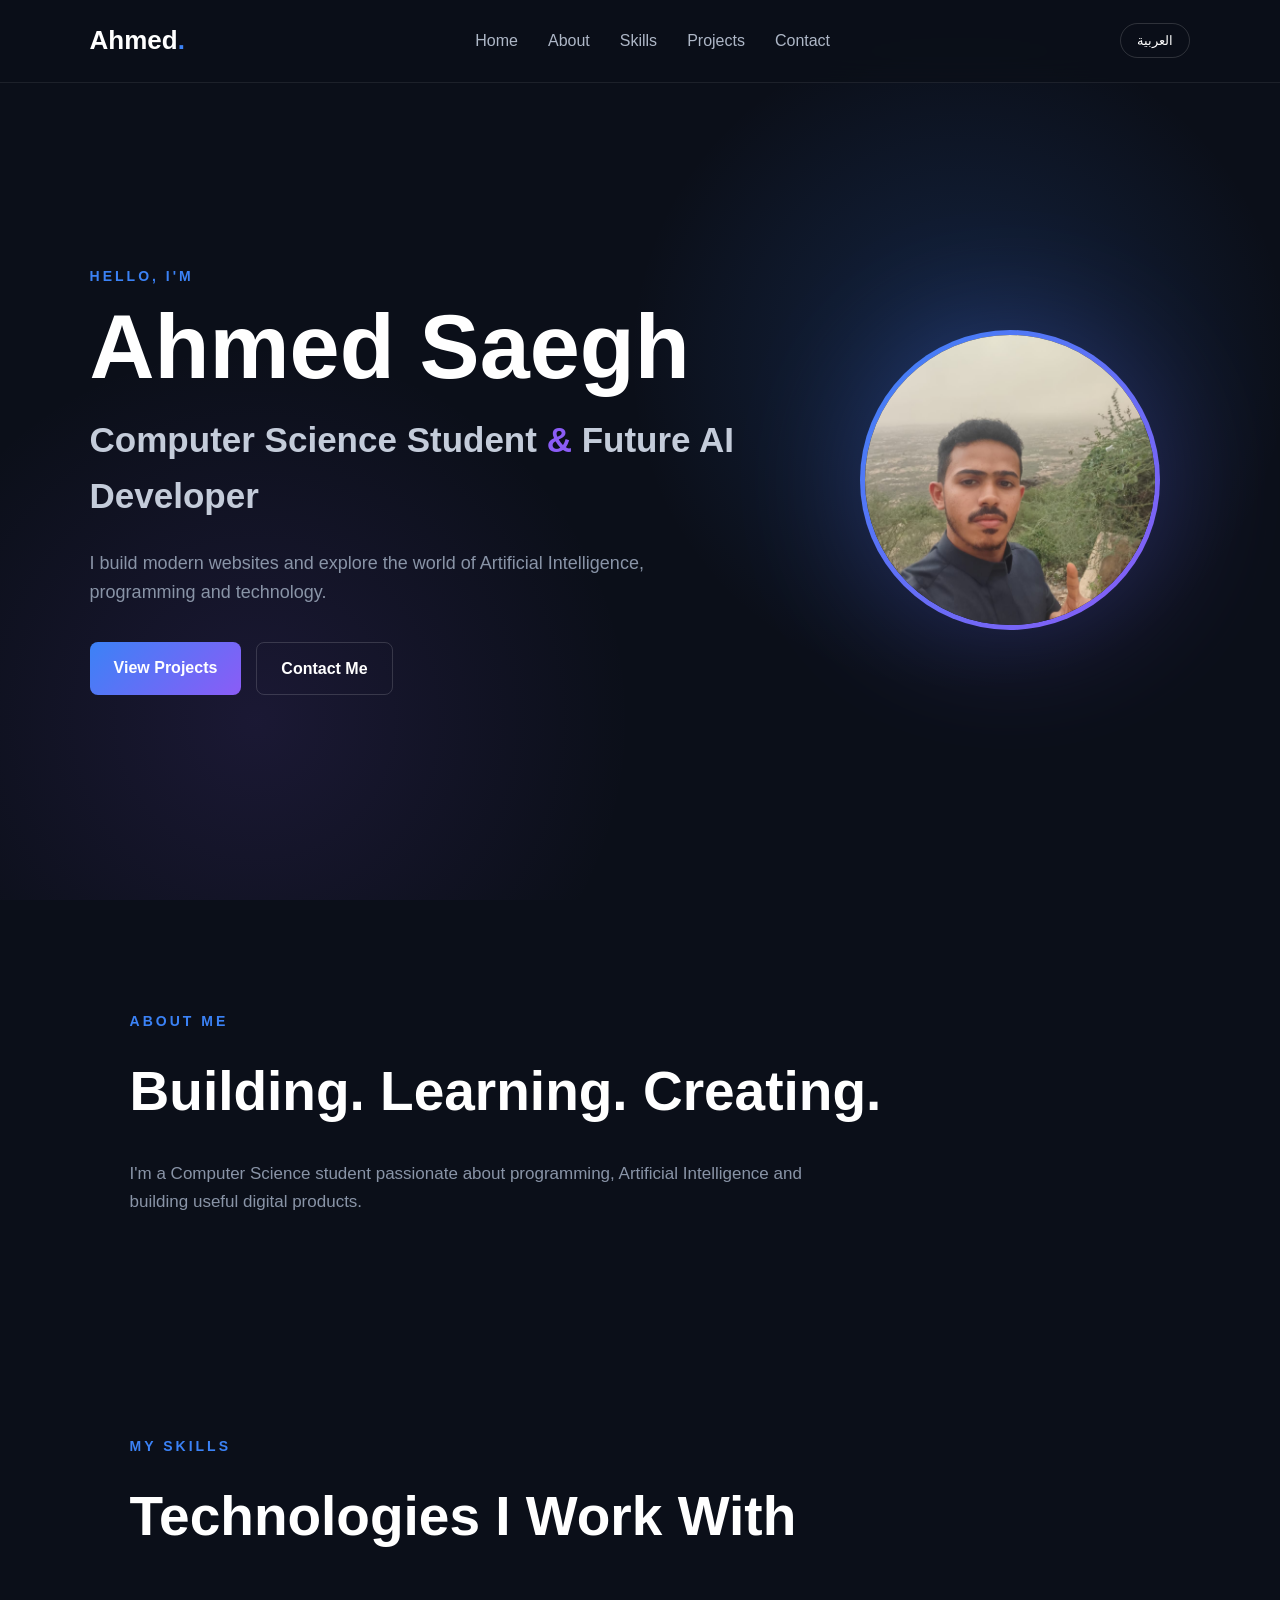
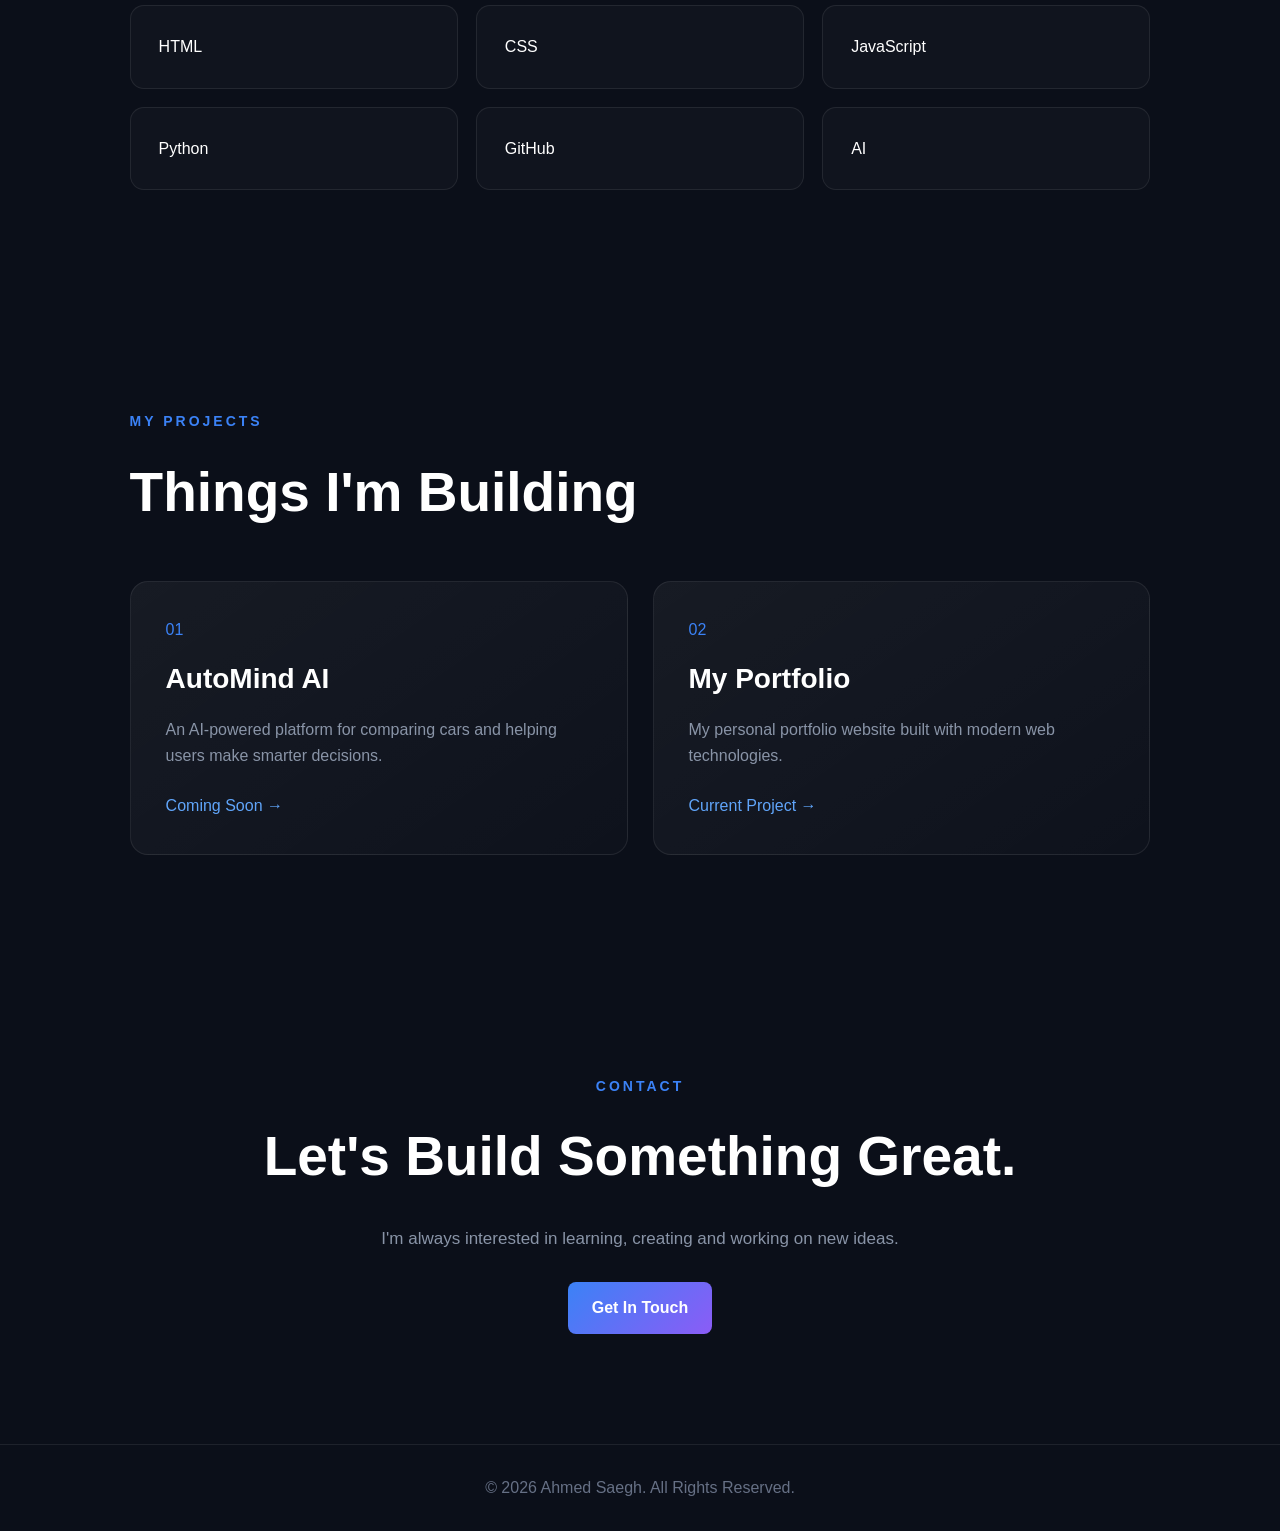
<file: index.html>
<!DOCTYPE html>

<html lang="en" dir="ltr">

<head>

<meta charset="UTF-8">

<meta name="viewport" content="width=device-width, initial-scale=1.0">

<title>Ahmed Saegh | Portfolio</title>

<link rel="stylesheet" href="style.css">

</head>

<body>

<!-- Navigation -->

<nav class="navbar">

<a href="#" class="logo">Ahmed<span>.</span></a>

<div class="nav-links">

<a href="#home">Home</a>

<a href="#about">About</a>

<a href="#skills">Skills</a>

<a href="#projects">Projects</a>

<a href="#contact">Contact</a>

</div>

<button id="languageBtn">العربية</button>

</nav>


<!-- Hero Section -->

<section id="home" class="hero">

<div class="hero-content">

<p class="welcome">HELLO, I'M</p>

<h1>Ahmed Saegh</h1>

<h2>

Computer Science Student

<span>&</span>

Future AI Developer

</h2>

<p class="hero-description">

I build modern websites and explore the world

of Artificial Intelligence, programming and technology.

</p>

<div class="hero-buttons">

<a href="#projects" class="btn primary">

View Projects

</a>

<a href="#contact" class="btn secondary">

Contact Me

</a>

</div>

</div>


<!-- Large Profile Image -->

<div class="hero-image">

<div class="image-glow"></div>

<div class="profile-frame">

<div class="profile-placeholder">

<img
src="profile.jpg"
alt="Ahmed Saegh"
style="width:100%; height:100%; max-width:100%; max-height:100%; object-fit:cover; border-radius:50%; display:block;"
>

</div>

</div>

</div>

</section>


<!-- About -->

<section id="about" class="section">

<p class="section-label">ABOUT ME</p>

<h2>Building. Learning. Creating.</h2>

<p>

I'm a Computer Science student passionate about

programming, Artificial Intelligence and building

useful digital products.

</p>

</section>


<!-- Skills -->

<section id="skills" class="section">

<p class="section-label">MY SKILLS</p>

<h2>Technologies I Work With</h2>

<div class="skills-grid">

<div class="skill-card">HTML</div>

<div class="skill-card">CSS</div>

<div class="skill-card">JavaScript</div>

<div class="skill-card">Python</div>

<div class="skill-card">GitHub</div>

<div class="skill-card">AI</div>

</div>

</section>


<!-- Projects -->

<section id="projects" class="section">

<p class="section-label">MY PROJECTS</p>

<h2>Things I'm Building</h2>

<div class="projects-grid">

<article class="project-card">

<span>01</span>

<h3>AutoMind AI</h3>

<p>

An AI-powered platform for comparing

cars and helping users make smarter decisions.

</p>

<a href="#">Coming Soon →</a>

</article>


<article class="project-card">

<span>02</span>

<h3>My Portfolio</h3>

<p>

My personal portfolio website built

with modern web technologies.

</p>

<a href="#">Current Project →</a>

</article>

</div>

</section>


<!-- Contact -->

<section id="contact" class="section contact">

<p class="section-label">CONTACT</p>

<h2>Let's Build Something Great.</h2>

<p>

I'm always interested in learning,

creating and working on new ideas.

</p>

<a href="mailto:your@email.com" class="btn primary">

Get In Touch

</a>

</section>


<!-- Footer -->

<footer>

<p>

© 2026 Ahmed Saegh. All Rights Reserved.

</p>

</footer>


<script src="script.js"></script>

</body>

</html>
</file>
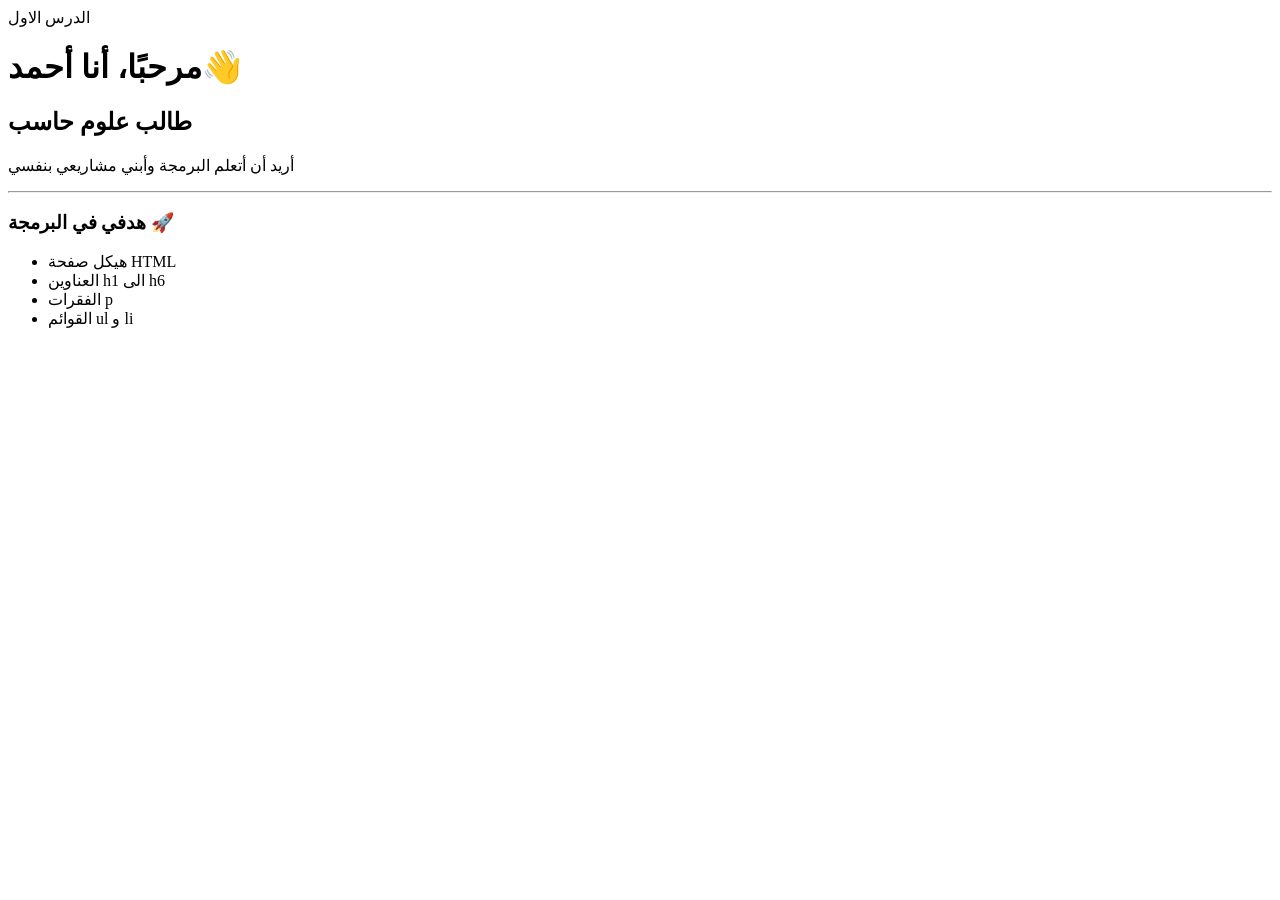
<file: lesson.html>
<!DOCTYPE html> 
<html lang="ar">


<head>
    <meta charset="UTF-8"
    <title> الدرس الاول </title>
</head>

<body>


    <h1>مرحبًا، أنا أحمد👋</h1>
    <h2>طالب علوم حاسب</h2>
    <p>
        أريد أن أتعلم البرمجة وأبني مشاريعي بنفسي
    </p>

    <hr>
    <h3>هدفي في البرمجة 🚀</h3>
    
    <ul>
        <li>هيكل صفحة HTML</li>
        <li>العناوين h1 الى h6</li>
        <li>الفقرات p</li>
        <li>القوائم ul و li</li>
    </ul>

</body>
</html>
</file>
<file: style.css>
/* =========================
   Portfolio 2.0
   Ahmed Saegh
========================= */

* {
    margin: 0;
    padding: 0;
    box-sizing: border-box;
}

html {
    scroll-behavior: smooth;
}

body {
    font-family: Arial, sans-serif;
    background: #0b0f19;
    color: #ffffff;
    line-height: 1.6;
}

a {
    color: inherit;
    text-decoration: none;
}

/* =========================
   Navbar
========================= */

.navbar {
    position: fixed;
    top: 0;
    left: 0;
    width: 100%;
    padding: 20px 7%;
    display: flex;
    align-items: center;
    justify-content: space-between;
    background: rgba(11, 15, 25, 0.75);
    backdrop-filter: blur(15px);
    border-bottom: 1px solid rgba(255, 255, 255, 0.08);
    z-index: 1000;
}

.logo {
    font-size: 26px;
    font-weight: bold;
}

.logo span {
    color: #3b82f6;
}

.nav-links {
    display: flex;
    gap: 30px;
}

.nav-links a {
    color: #aeb7c7;
    transition: 0.3s;
}

.nav-links a:hover {
    color: #ffffff;
}

#languageBtn {
    padding: 9px 16px;
    border: 1px solid rgba(255, 255, 255, 0.15);
    border-radius: 20px;
    background: transparent;
    color: white;
    cursor: pointer;
}

/* =========================
   Hero
========================= */

.hero {
    min-height: 100vh;
    padding: 140px 7% 80px;
    display: flex;
    align-items: center;
    justify-content: space-between;
    gap: 60px;
    background:
        radial-gradient(
            circle at 75% 40%,
            rgba(59, 130, 246, 0.18),
            transparent 30%
        ),
        radial-gradient(
            circle at 20% 80%,
            rgba(139, 92, 246, 0.12),
            transparent 30%
        );
}

.hero-content {
    max-width: 650px;
}

.welcome,
.section-label {
    color: #3b82f6;
    font-size: 14px;
    font-weight: bold;
    letter-spacing: 3px;
    margin-bottom: 15px;
}

.hero h1 {
    font-size: clamp(50px, 8vw, 90px);
    line-height: 1;
    margin-bottom: 20px;
}

.hero h2 {
    font-size: clamp(22px, 3vw, 35px);
    color: #c4ccda;
    margin-bottom: 25px;
}

.hero h2 span {
    color: #8b5cf6;
}

.hero-description {
    color: #8994a7;
    font-size: 18px;
    max-width: 570px;
    margin-bottom: 35px;
}

.hero-buttons {
    display: flex;
    gap: 15px;
    flex-wrap: wrap;
}

.btn {
    display: inline-block;
    padding: 13px 24px;
    border-radius: 8px;
    font-weight: bold;
    transition: 0.3s;
}

.primary {
    background: linear-gradient(135deg, #3b82f6, #8b5cf6);
}

.primary:hover {
    transform: translateY(-3px);
    box-shadow: 0 10px 30px rgba(59, 130, 246, 0.25);
}

.secondary {
    border: 1px solid rgba(255, 255, 255, 0.15);
    color: #ffffff;
}

.secondary:hover {
    background: rgba(255, 255, 255, 0.07);
}

/* =========================
   Profile Image - Small
========================= */

.profile-photo {
    display: flex;
    justify-content: center;
    align-items: center;
    margin-bottom: 25px;
}

.profile-photo img {
    width: 180px;
    height: 180px;
    object-fit: cover;
    border-radius: 50%;
    border: 4px solid #00d9ff;
    box-shadow: 0 0 25px rgba(0, 217, 255, 0.35);
    transition: transform 0.3s ease, box-shadow 0.3s ease;
}

.profile-photo img:hover {
    transform: scale(1.05);
    box-shadow: 0 0 35px rgba(0, 217, 255, 0.55);
}

/* =========================
   Large Profile Placeholder
========================= */

.hero-image {
    position: relative;
    width: 360px;
    height: 360px;
    display: flex;
    align-items: center;
    justify-content: center;
}

.image-glow {
    position: absolute;
    width: 280px;
    height: 280px;
    border-radius: 50%;
    background: linear-gradient(135deg, #3b82f6, #8b5cf6);
    filter: blur(70px);
    opacity: 0.35;
}

.profile-frame {
    position: relative;
    width: 300px;
    height: 300px;
    padding: 5px;
    border-radius: 50%;
    background: linear-gradient(135deg, #3b82f6, #8b5cf6);
}

.profile-placeholder {
    width: 100%;
    height: 100%;
    border-radius: 50%;
    background: #111827;
    display: flex;
    align-items: center;
    justify-content: center;
    color: #6b7280;
    font-size: 14px;
}

/* =========================
   Sections
========================= */

.section {
    padding: 110px 7%;
    max-width: 1200px;
    margin: auto;
}

.section h2 {
    font-size: clamp(32px, 5vw, 55px);
    margin-bottom: 25px;
}

.section > p:not(.section-label) {
    color: #8994a7;
    max-width: 700px;
    font-size: 17px;
}

/* =========================
   Skills
========================= */

.skills-grid {
    margin-top: 45px;
    display: grid;
    grid-template-columns: repeat(3, 1fr);
    gap: 18px;
}

.skill-card {
    padding: 28px;
    border: 1px solid rgba(255, 255, 255, 0.08);
    border-radius: 14px;
    background: rgba(255, 255, 255, 0.025);
    transition: 0.3s;
}

.skill-card:hover {
    transform: translateY(-5px);
    border-color: rgba(59, 130, 246, 0.5);
}

/* =========================
   Projects
========================= */

.projects-grid {
    margin-top: 45px;
    display: grid;
    grid-template-columns: repeat(2, 1fr);
    gap: 25px;
}

.project-card {
    padding: 35px;
    border: 1px solid rgba(255, 255, 255, 0.08);
    border-radius: 18px;
    background: linear-gradient(
        145deg,
        rgba(255, 255, 255, 0.05),
        rgba(255, 255, 255, 0.015)
    );
    transition: 0.3s;
}

.project-card:hover {
    transform: translateY(-7px);
    border-color: rgba(139, 92, 246, 0.5);
}

.project-card span {
    color: #3b82f6;
}

.project-card h3 {
    font-size: 28px;
    margin: 15px 0;
}

.project-card p {
    color: #8994a7;
    margin-bottom: 25px;
}

.project-card a {
    color: #60a5fa;
}

/* =========================
   Contact
========================= */

.contact {
    text-align: center;
}

.contact > p:not(.section-label) {
    margin: 0 auto 30px;
}

/* =========================
   Footer
========================= */

footer {
    padding: 30px;
    text-align: center;
    color: #667085;
    border-top: 1px solid rgba(255, 255, 255, 0.08);
}

/* =========================
   Mobile
========================= */

@media (max-width: 800px) {

    .navbar {
        padding: 18px 5%;
    }

    .nav-links {
        display: none;
    }

    .hero {
        padding: 130px 5% 70px;
        flex-direction: column;
        text-align: center;
    }

    .hero-description {
        margin-left: auto;
        margin-right: auto;
    }

    .hero-buttons {
        justify-content: center;
    }

    .hero-image {
        width: 290px;
        height: 290px;
    }

    .profile-frame {
        width: 240px;
        height: 240px;
    }

    .skills-grid,
    .projects-grid {
        grid-template-columns: 1fr;
    }

    .section {
        padding: 80px 5%;
        text-align: center;
    }

    .profile-photo img {
        width: 140px;
        height: 140px;
    }
}
</file>
